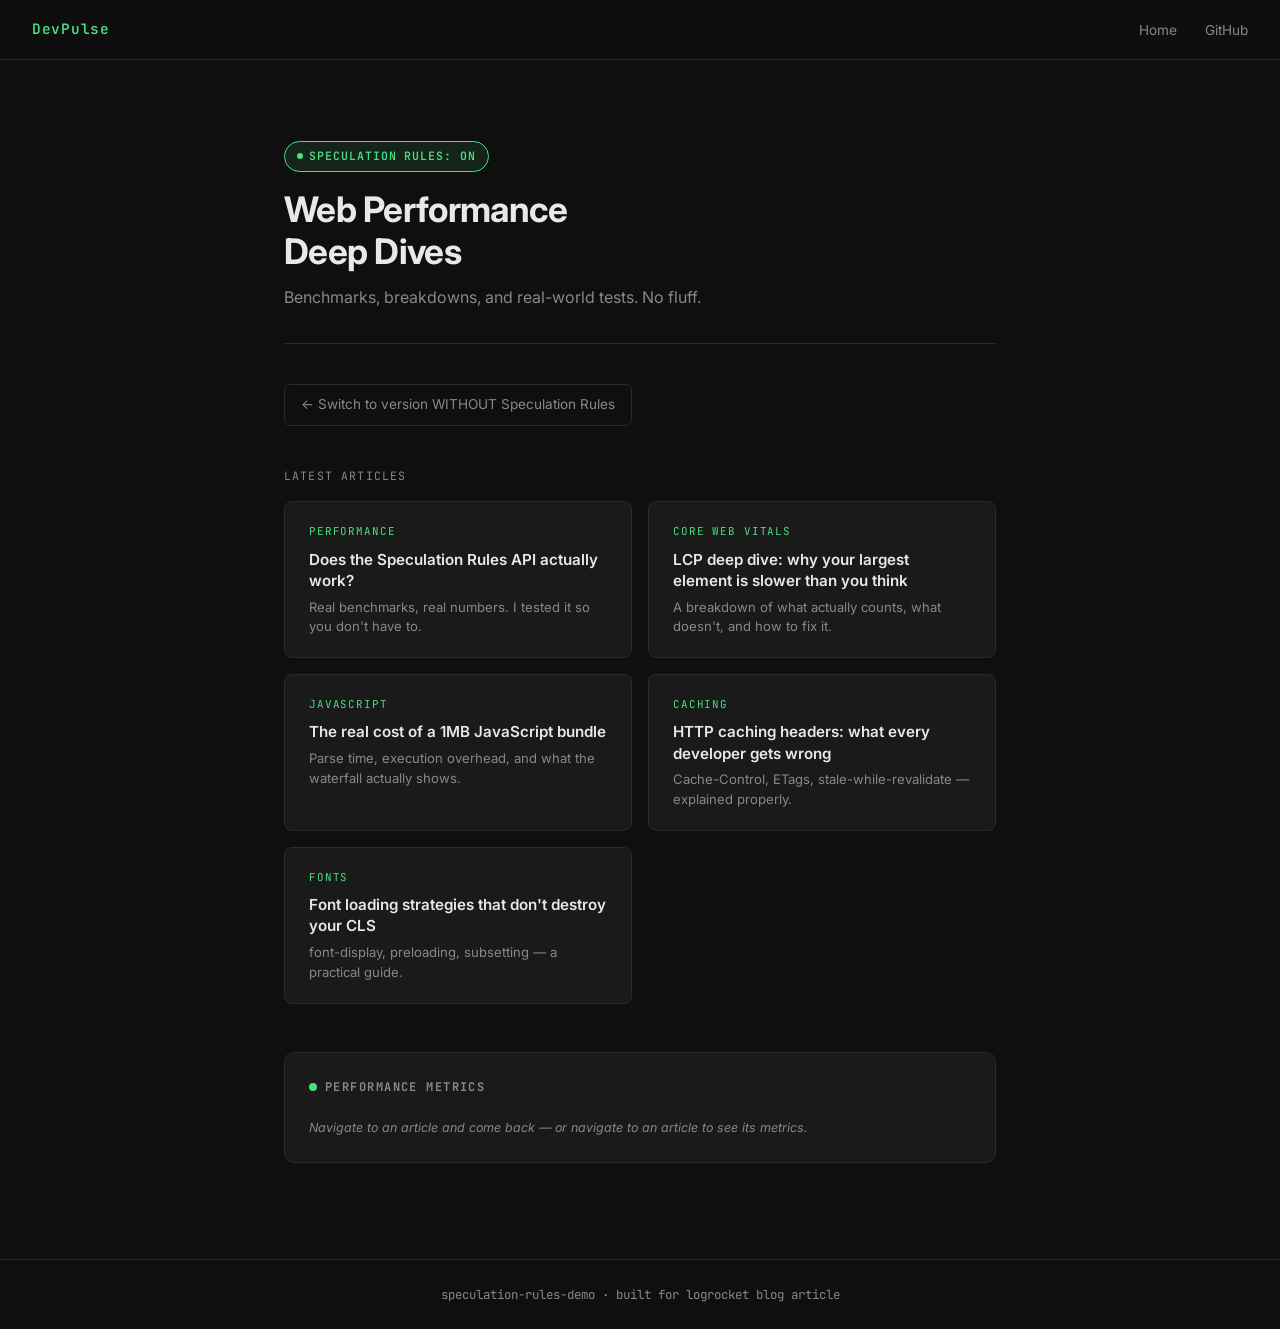
<file: index.html>
<!doctype html>
<html lang="en">
    <head>
        <meta charset="UTF-8" />
        <meta http-equiv="refresh" content="0; url=/with-speculation.html" />
        <title>DevPulse Demo</title>
    </head>
    <body>
        <p>
            Redirecting to demo...
            <a href="with-speculation.html">click here</a> if not redirected.
        </p>
    </body>
</html>
</file>
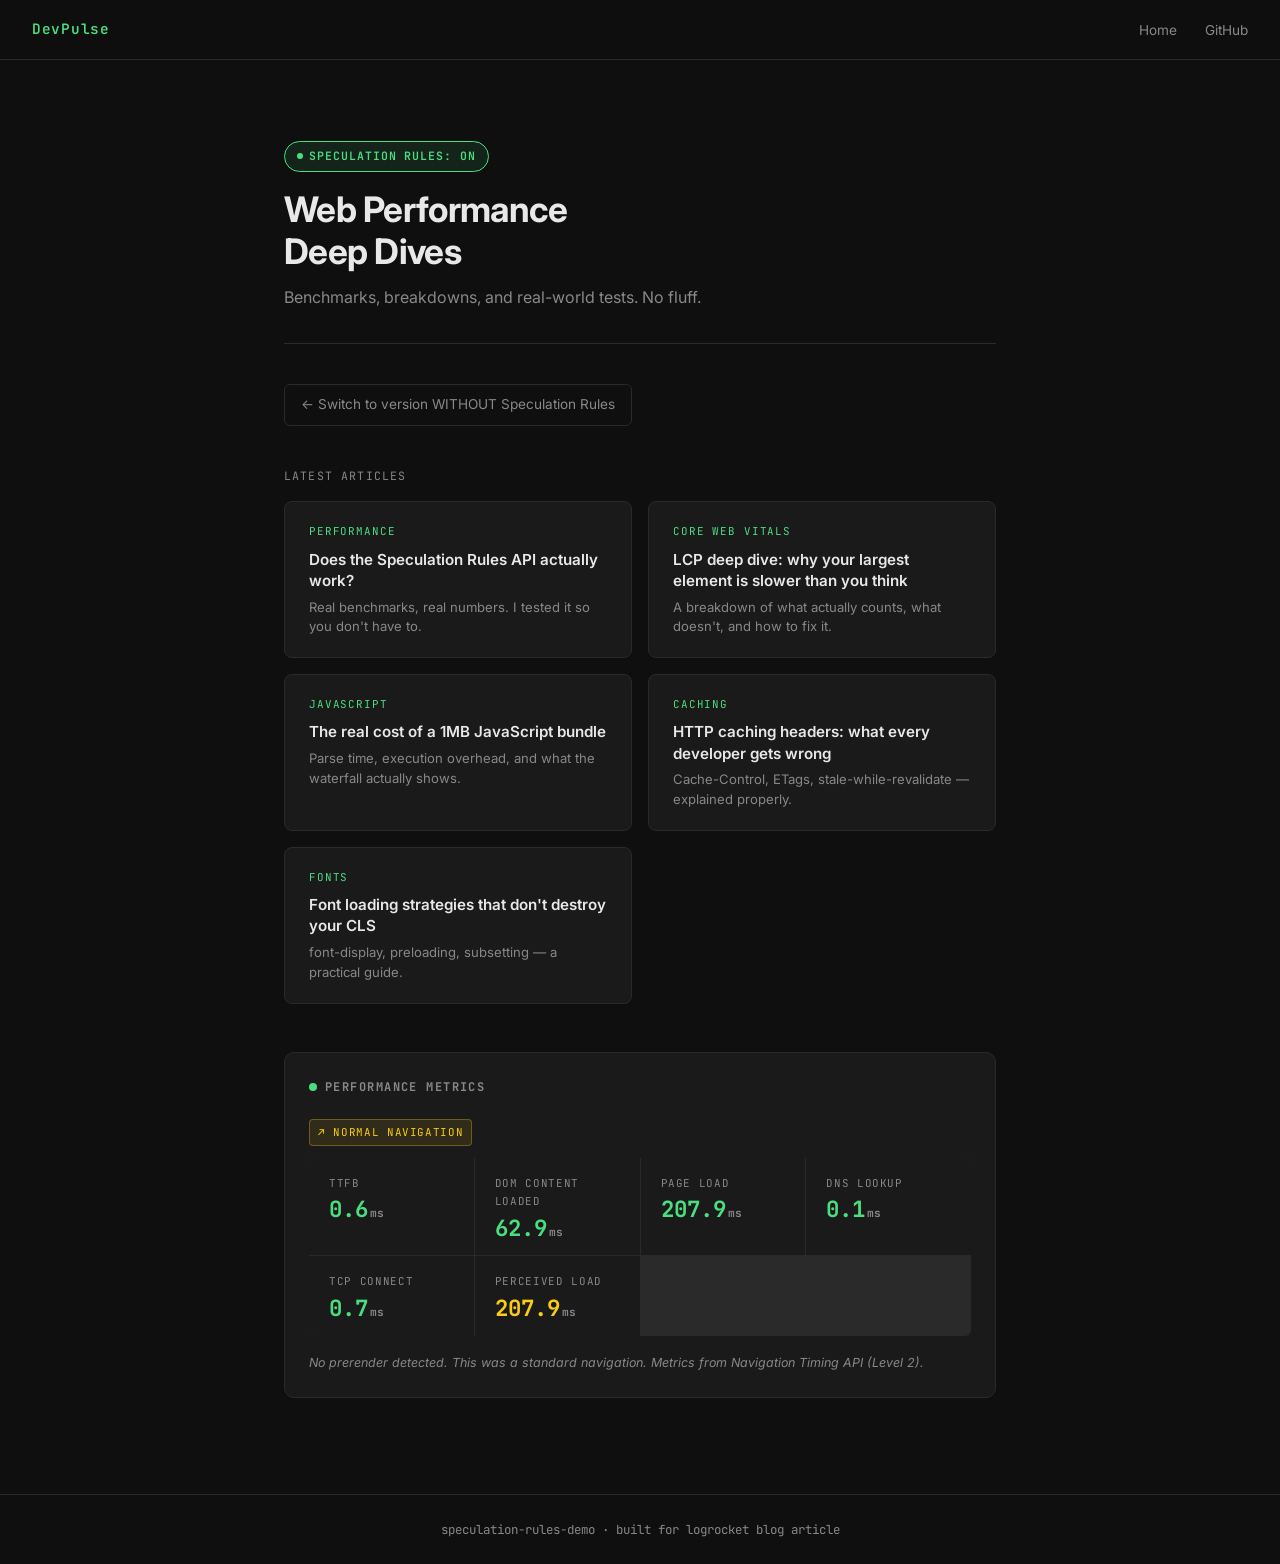
<file: with-speculation.html>
<!doctype html>
<html lang="en">
    <head>
        <meta charset="UTF-8" />
        <meta name="viewport" content="width=device-width, initial-scale=1.0" />
        <title>DevPulse — With Speculation Rules</title>
        <link rel="preconnect" href="https://fonts.googleapis.com" />
        <link rel="preconnect" href="https://fonts.gstatic.com" crossorigin />
        <link
            href="https://fonts.googleapis.com/css2?family=Inter:wght@400;500;600;700&family=JetBrains+Mono:wght@400;600&display=swap"
            rel="stylesheet"
        />
        <link rel="stylesheet" href="styles.css" />

        <script type="speculationrules">
            {
                "prerender": [
                    {
                        "urls": [
                            "http://localhost:3000/articles/article-1.html",
                            "http://localhost:3000/articles/article-2.html",
                            "http://localhost:3000/articles/article-3.html",
                            "http://localhost:3000/articles/article-4.html",
                            "http://localhost:3000/articles/article-5.html"
                        ],
                        "eagerness": "moderate"
                    }
                ],
                "prefetch": [
                    {
                        "urls": [
                            "http://localhost:3000/articles/article-1.html",
                            "http://localhost:3000/articles/article-2.html",
                            "http://localhost:3000/articles/article-3.html",
                            "http://localhost:3000/articles/article-4.html",
                            "http://localhost:3000/articles/article-5.html"
                        ],
                        "eagerness": "conservative"
                    }
                ]
            }
        </script>
    </head>
    <body>
        <header class="site-header">
            <span class="logo">DevPulse</span>
            <nav>
                <a href="with-speculation.html">Home</a>
                <a href="https://github.com" target="_blank">GitHub</a>
            </nav>
        </header>

        <main class="container">
            <div class="hero">
                <div style="margin-bottom: 1rem">
                    <span class="mode-badge on">
                        <span class="dot"></span>
                        Speculation Rules: ON
                    </span>
                </div>
                <h1>Web Performance<br />Deep Dives</h1>
                <p>Benchmarks, breakdowns, and real-world tests. No fluff.</p>
            </div>

            <a class="toggle-version" href="without-speculation.html">
                ← Switch to version WITHOUT Speculation Rules
            </a>

            <p class="articles-label">Latest Articles</p>

            <div class="article-grid">
                <a class="article-card" href="articles/article-1.html">
                    <div class="tag">Performance</div>
                    <h3>Does the Speculation Rules API actually work?</h3>
                    <p>
                        Real benchmarks, real numbers. I tested it so you don't
                        have to.
                    </p>
                </a>

                <a class="article-card" href="articles/article-2.html">
                    <div class="tag">Core Web Vitals</div>
                    <h3>
                        LCP deep dive: why your largest element is slower than
                        you think
                    </h3>
                    <p>
                        A breakdown of what actually counts, what doesn't, and
                        how to fix it.
                    </p>
                </a>

                <a class="article-card" href="articles/article-3.html">
                    <div class="tag">JavaScript</div>
                    <h3>The real cost of a 1MB JavaScript bundle</h3>
                    <p>
                        Parse time, execution overhead, and what the waterfall
                        actually shows.
                    </p>
                </a>

                <a class="article-card" href="articles/article-4.html">
                    <div class="tag">Caching</div>
                    <h3>
                        HTTP caching headers: what every developer gets wrong
                    </h3>
                    <p>
                        Cache-Control, ETags, stale-while-revalidate — explained
                        properly.
                    </p>
                </a>

                <a class="article-card" href="articles/article-5.html">
                    <div class="tag">Fonts</div>
                    <h3>Font loading strategies that don't destroy your CLS</h3>
                    <p>
                        font-display, preloading, subsetting — a practical
                        guide.
                    </p>
                </a>
            </div>

            <div id="perf-dashboard">
                <h2>Performance Metrics</h2>
                <p class="perf-note">
                    Navigate to an article and come back — or navigate to an
                    article to see its metrics.
                </p>
            </div>
        </main>

        <footer class="site-footer">
            speculation-rules-demo · built for logrocket blog article
        </footer>

        <script src="perf-logger.js"></script>
    </body>
</html>
</file>
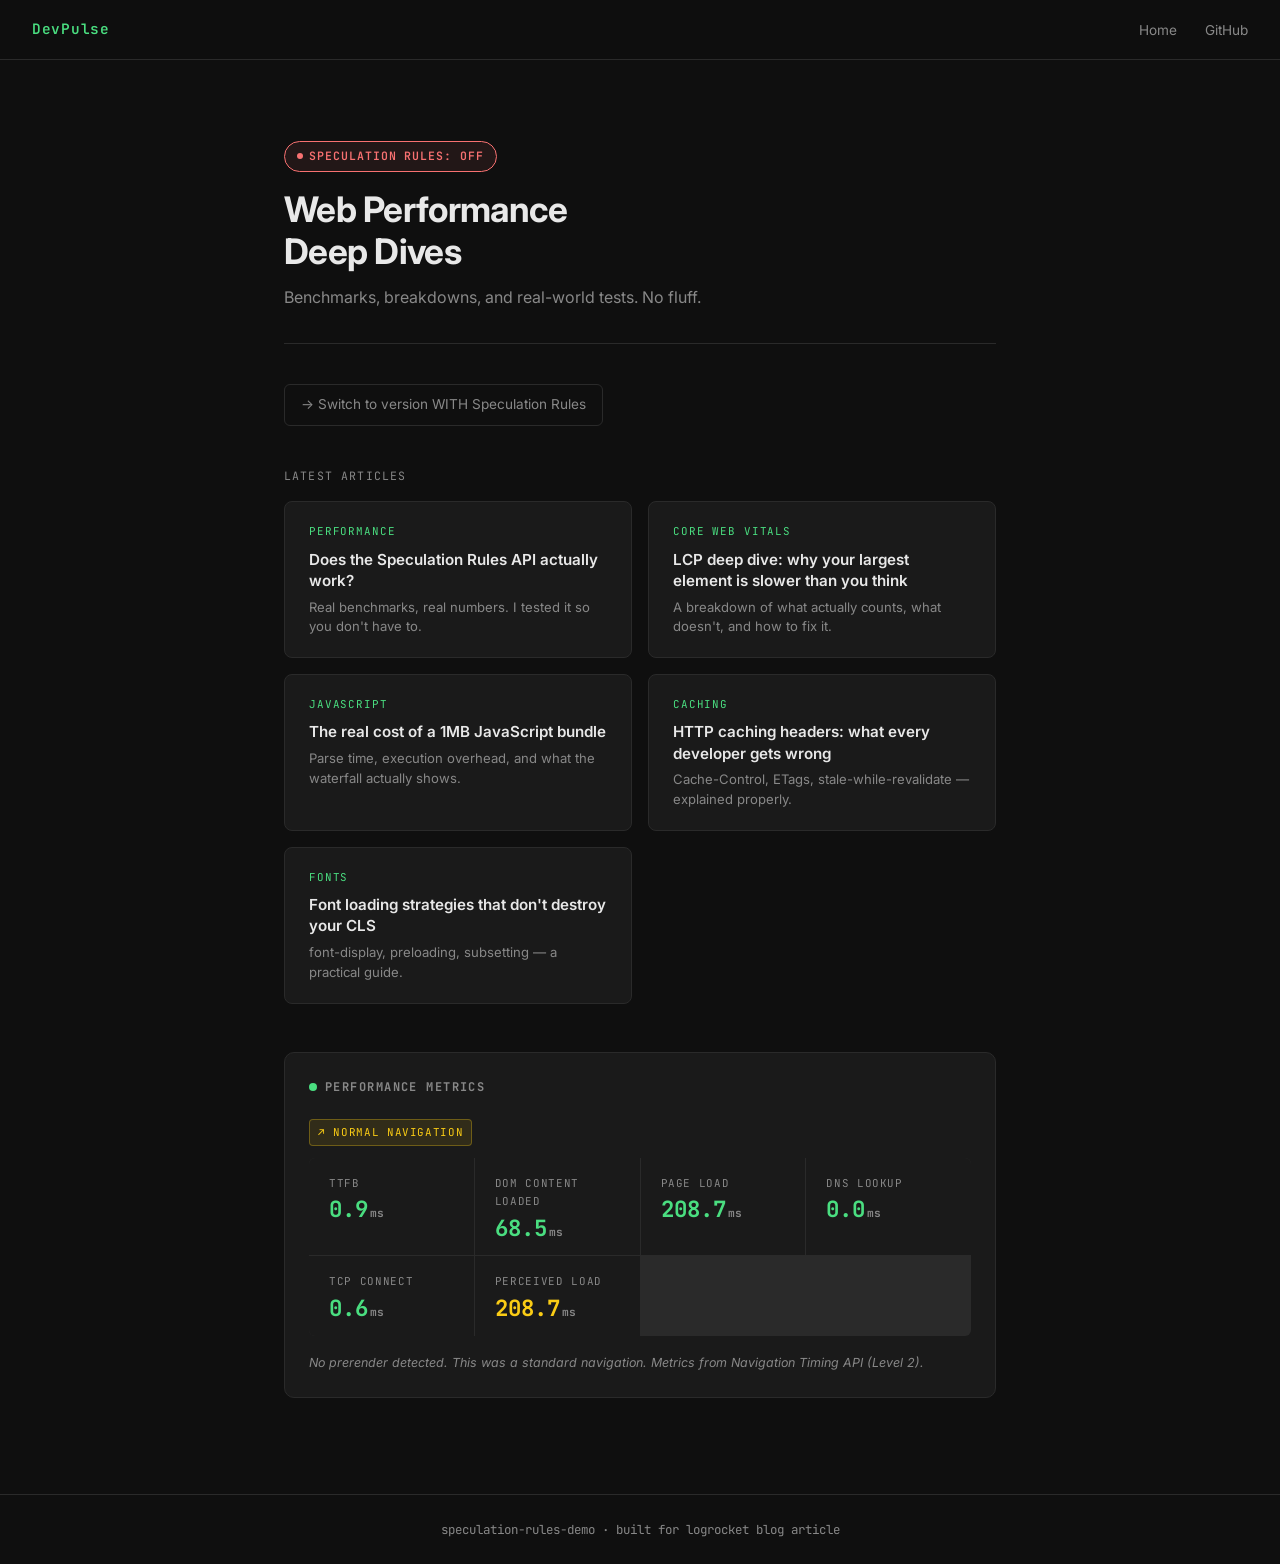
<file: without-speculation.html>
<!DOCTYPE html>
<html lang="en">
<head>
  <meta charset="UTF-8" />
  <meta name="viewport" content="width=device-width, initial-scale=1.0" />
  <title>DevPulse — Without Speculation Rules</title>
  <link rel="preconnect" href="https://fonts.googleapis.com" />
  <link rel="preconnect" href="https://fonts.gstatic.com" crossorigin />
  <link href="https://fonts.googleapis.com/css2?family=Inter:wght@400;500;600;700&family=JetBrains+Mono:wght@400;600&display=swap" rel="stylesheet" />
  <link rel="stylesheet" href="styles.css" />

  <!-- ❌ NO SPECULATION RULES — control version -->
</head>
<body>

  <header class="site-header">
    <span class="logo">DevPulse</span>
    <nav>
      <a href="without-speculation.html">Home</a>
      <a href="https://github.com" target="_blank">GitHub</a>
    </nav>
  </header>

  <main class="container">
    <div class="hero">
      <div style="margin-bottom: 1rem;">
        <span class="mode-badge off">
          <span class="dot"></span>
          Speculation Rules: OFF
        </span>
      </div>
      <h1>Web Performance<br />Deep Dives</h1>
      <p>Benchmarks, breakdowns, and real-world tests. No fluff.</p>
    </div>

    <a class="toggle-version" href="with-speculation.html">
      → Switch to version WITH Speculation Rules
    </a>

    <p class="articles-label">Latest Articles</p>

    <div class="article-grid">
      <a class="article-card" href="articles/article-1.html">
        <div class="tag">Performance</div>
        <h3>Does the Speculation Rules API actually work?</h3>
        <p>Real benchmarks, real numbers. I tested it so you don't have to.</p>
      </a>

      <a class="article-card" href="articles/article-2.html">
        <div class="tag">Core Web Vitals</div>
        <h3>LCP deep dive: why your largest element is slower than you think</h3>
        <p>A breakdown of what actually counts, what doesn't, and how to fix it.</p>
      </a>

      <a class="article-card" href="articles/article-3.html">
        <div class="tag">JavaScript</div>
        <h3>The real cost of a 1MB JavaScript bundle</h3>
        <p>Parse time, execution overhead, and what the waterfall actually shows.</p>
      </a>

      <a class="article-card" href="articles/article-4.html">
        <div class="tag">Caching</div>
        <h3>HTTP caching headers: what every developer gets wrong</h3>
        <p>Cache-Control, ETags, stale-while-revalidate — explained properly.</p>
      </a>

      <a class="article-card" href="articles/article-5.html">
        <div class="tag">Fonts</div>
        <h3>Font loading strategies that don't destroy your CLS</h3>
        <p>font-display, preloading, subsetting — a practical guide.</p>
      </a>
    </div>

    <div id="perf-dashboard">
      <h2>Performance Metrics</h2>
      <p class="perf-note">Navigate to an article and come back — or navigate to an article to see its metrics.</p>
    </div>
  </main>

  <footer class="site-footer">
    speculation-rules-demo · built for logrocket blog article
  </footer>

  <script src="perf-logger.js"></script>
</body>
</html>
</file>
<file: styles.css>
*, *::before, *::after { box-sizing: border-box; margin: 0; padding: 0; }

:root {
  --bg: #0f0f0f;
  --surface: #1a1a1a;
  --border: #2a2a2a;
  --text: #e8e8e8;
  --muted: #888;
  --accent: #4ade80;
  --accent-dim: rgba(74, 222, 128, 0.1);
  --warning: #facc15;
  --danger: #f87171;
  --font-mono: 'JetBrains Mono', 'Fira Code', 'Courier New', monospace;
  --font-sans: 'Inter', system-ui, sans-serif;
}

body {
  background: var(--bg);
  color: var(--text);
  font-family: var(--font-sans);
  font-size: 16px;
  line-height: 1.7;
  min-height: 100vh;
}

a { color: var(--accent); text-decoration: none; }
a:hover { text-decoration: underline; }

/* ── Layout ── */
.site-header {
  border-bottom: 1px solid var(--border);
  padding: 1rem 2rem;
  display: flex;
  align-items: center;
  justify-content: space-between;
  position: sticky;
  top: 0;
  background: rgba(15,15,15,0.95);
  backdrop-filter: blur(8px);
  z-index: 100;
}

.site-header .logo {
  font-family: var(--font-mono);
  font-size: 0.9rem;
  color: var(--accent);
  font-weight: 600;
  letter-spacing: 0.05em;
}

.site-header nav a {
  font-size: 0.85rem;
  color: var(--muted);
  margin-left: 1.5rem;
}
.site-header nav a:hover { color: var(--text); text-decoration: none; }

.container {
  max-width: 760px;
  margin: 0 auto;
  padding: 2rem 1.5rem;
}

/* ── Mode badge ── */
.mode-badge {
  display: inline-flex;
  align-items: center;
  gap: 0.4rem;
  font-family: var(--font-mono);
  font-size: 0.72rem;
  font-weight: 600;
  letter-spacing: 0.08em;
  text-transform: uppercase;
  padding: 0.3rem 0.75rem;
  border-radius: 999px;
  border: 1px solid;
}

.mode-badge.on {
  color: var(--accent);
  border-color: var(--accent);
  background: var(--accent-dim);
}

.mode-badge.off {
  color: var(--danger);
  border-color: var(--danger);
  background: rgba(248, 113, 113, 0.08);
}

.mode-badge .dot {
  width: 6px;
  height: 6px;
  border-radius: 50%;
  background: currentColor;
}

.mode-badge.on .dot { animation: pulse 1.5s infinite; }

@keyframes pulse {
  0%, 100% { opacity: 1; }
  50% { opacity: 0.3; }
}

/* ── Hero ── */
.hero {
  padding: 3rem 0 2rem;
  border-bottom: 1px solid var(--border);
  margin-bottom: 2.5rem;
}

.hero h1 {
  font-size: clamp(1.6rem, 4vw, 2.2rem);
  font-weight: 700;
  line-height: 1.2;
  margin-bottom: 0.75rem;
  letter-spacing: -0.02em;
}

.hero p {
  color: var(--muted);
  font-size: 1rem;
  max-width: 560px;
}

/* ── Article grid ── */
.articles-label {
  font-family: var(--font-mono);
  font-size: 0.72rem;
  color: var(--muted);
  letter-spacing: 0.1em;
  text-transform: uppercase;
  margin-bottom: 1rem;
}

.article-grid {
  display: grid;
  grid-template-columns: 1fr 1fr;
  gap: 1rem;
  margin-bottom: 3rem;
}

@media (max-width: 560px) {
  .article-grid { grid-template-columns: 1fr; }
}

.article-card {
  display: block;
  border: 1px solid var(--border);
  border-radius: 8px;
  padding: 1.25rem 1.5rem;
  background: var(--surface);
  transition: border-color 0.2s, background 0.2s;
  color: var(--text);
  text-decoration: none;
}

.article-card:hover {
  border-color: var(--accent);
  background: #1f1f1f;
  text-decoration: none;
}

.article-card .tag {
  font-family: var(--font-mono);
  font-size: 0.68rem;
  color: var(--accent);
  letter-spacing: 0.08em;
  text-transform: uppercase;
  margin-bottom: 0.5rem;
}

.article-card h3 {
  font-size: 0.95rem;
  font-weight: 600;
  line-height: 1.4;
  margin-bottom: 0.4rem;
}

.article-card p {
  font-size: 0.82rem;
  color: var(--muted);
  line-height: 1.5;
}

/* ── Toggle link ── */
.toggle-version {
  display: inline-flex;
  align-items: center;
  gap: 0.5rem;
  font-size: 0.85rem;
  color: var(--muted);
  border: 1px solid var(--border);
  padding: 0.5rem 1rem;
  border-radius: 6px;
  transition: all 0.2s;
  margin-bottom: 2.5rem;
}

.toggle-version:hover {
  color: var(--text);
  border-color: var(--muted);
  text-decoration: none;
}

/* ── Perf Dashboard ── */
#perf-dashboard {
  background: var(--surface);
  border: 1px solid var(--border);
  border-radius: 10px;
  padding: 1.5rem;
  margin-top: 2rem;
}

#perf-dashboard h2 {
  font-family: var(--font-mono);
  font-size: 0.75rem;
  color: var(--muted);
  letter-spacing: 0.12em;
  text-transform: uppercase;
  margin-bottom: 1.25rem;
  display: flex;
  align-items: center;
  gap: 0.5rem;
}

#perf-dashboard h2::before {
  content: '';
  display: inline-block;
  width: 8px;
  height: 8px;
  border-radius: 50%;
  background: var(--accent);
}

.perf-grid {
  display: grid;
  grid-template-columns: repeat(auto-fit, minmax(160px, 1fr));
  gap: 1px;
  background: var(--border);
  border-radius: 6px;
  overflow: hidden;
  margin-bottom: 1rem;
}

.perf-metric {
  background: var(--surface);
  padding: 1rem 1.25rem;
}

.perf-metric .label {
  font-family: var(--font-mono);
  font-size: 0.68rem;
  color: var(--muted);
  letter-spacing: 0.06em;
  text-transform: uppercase;
  margin-bottom: 0.4rem;
}

.perf-metric .value {
  font-family: var(--font-mono);
  font-size: 1.4rem;
  font-weight: 700;
  color: var(--accent);
  line-height: 1;
}

.perf-metric .value.warn { color: var(--warning); }
.perf-metric .value.danger { color: var(--danger); }

.perf-metric .unit {
  font-size: 0.7rem;
  color: var(--muted);
  margin-left: 2px;
}

.perf-note {
  font-size: 0.78rem;
  color: var(--muted);
  font-style: italic;
}

.nav-type-badge {
  display: inline-block;
  font-family: var(--font-mono);
  font-size: 0.68rem;
  padding: 0.2rem 0.5rem;
  border-radius: 4px;
  margin-bottom: 0.75rem;
  text-transform: uppercase;
  letter-spacing: 0.06em;
}

.nav-type-badge.prerender {
  background: var(--accent-dim);
  color: var(--accent);
  border: 1px solid rgba(74,222,128,0.3);
}

.nav-type-badge.navigate {
  background: rgba(250,204,21,0.1);
  color: var(--warning);
  border: 1px solid rgba(250,204,21,0.3);
}

/* ── Article page ── */
.back-link {
  display: inline-flex;
  align-items: center;
  gap: 0.4rem;
  font-size: 0.85rem;
  color: var(--muted);
  margin-bottom: 2rem;
}
.back-link:hover { color: var(--text); text-decoration: none; }

.article-hero {
  margin-bottom: 2rem;
  padding-bottom: 2rem;
  border-bottom: 1px solid var(--border);
}

.article-hero .category {
  font-family: var(--font-mono);
  font-size: 0.72rem;
  color: var(--accent);
  letter-spacing: 0.1em;
  text-transform: uppercase;
  margin-bottom: 0.75rem;
}

.article-hero h1 {
  font-size: clamp(1.4rem, 3.5vw, 2rem);
  font-weight: 700;
  line-height: 1.25;
  letter-spacing: -0.02em;
  margin-bottom: 0.75rem;
}

.article-hero .meta {
  font-size: 0.82rem;
  color: var(--muted);
}

.article-body p {
  margin-bottom: 1.25rem;
  color: #ccc;
}

.article-body h2 {
  font-size: 1.1rem;
  font-weight: 600;
  margin: 2rem 0 0.75rem;
  color: var(--text);
}

.article-body pre {
  background: #111;
  border: 1px solid var(--border);
  border-radius: 6px;
  padding: 1.25rem;
  font-family: var(--font-mono);
  font-size: 0.82rem;
  overflow-x: auto;
  margin-bottom: 1.25rem;
  color: #a8d8a8;
}

.article-images {
  display: grid;
  grid-template-columns: 1fr 1fr;
  gap: 0.75rem;
  margin: 1.5rem 0;
}

.article-figure {
  margin: 0;
}

.article-img {
  width: 100%;
  aspect-ratio: 16/9;
  object-fit: cover;
  border: 1px solid var(--border);
  border-radius: 6px;
  display: block;
}

.article-figure figcaption {
  font-family: var(--font-mono);
  font-size: 0.68rem;
  color: var(--muted);
  text-align: center;
  margin-top: 0.4rem;
}

/* ── Footer ── */
.site-footer {
  border-top: 1px solid var(--border);
  padding: 1.5rem 2rem;
  text-align: center;
  font-size: 0.78rem;
  color: var(--muted);
  margin-top: 4rem;
  font-family: var(--font-mono);
}
</file>
